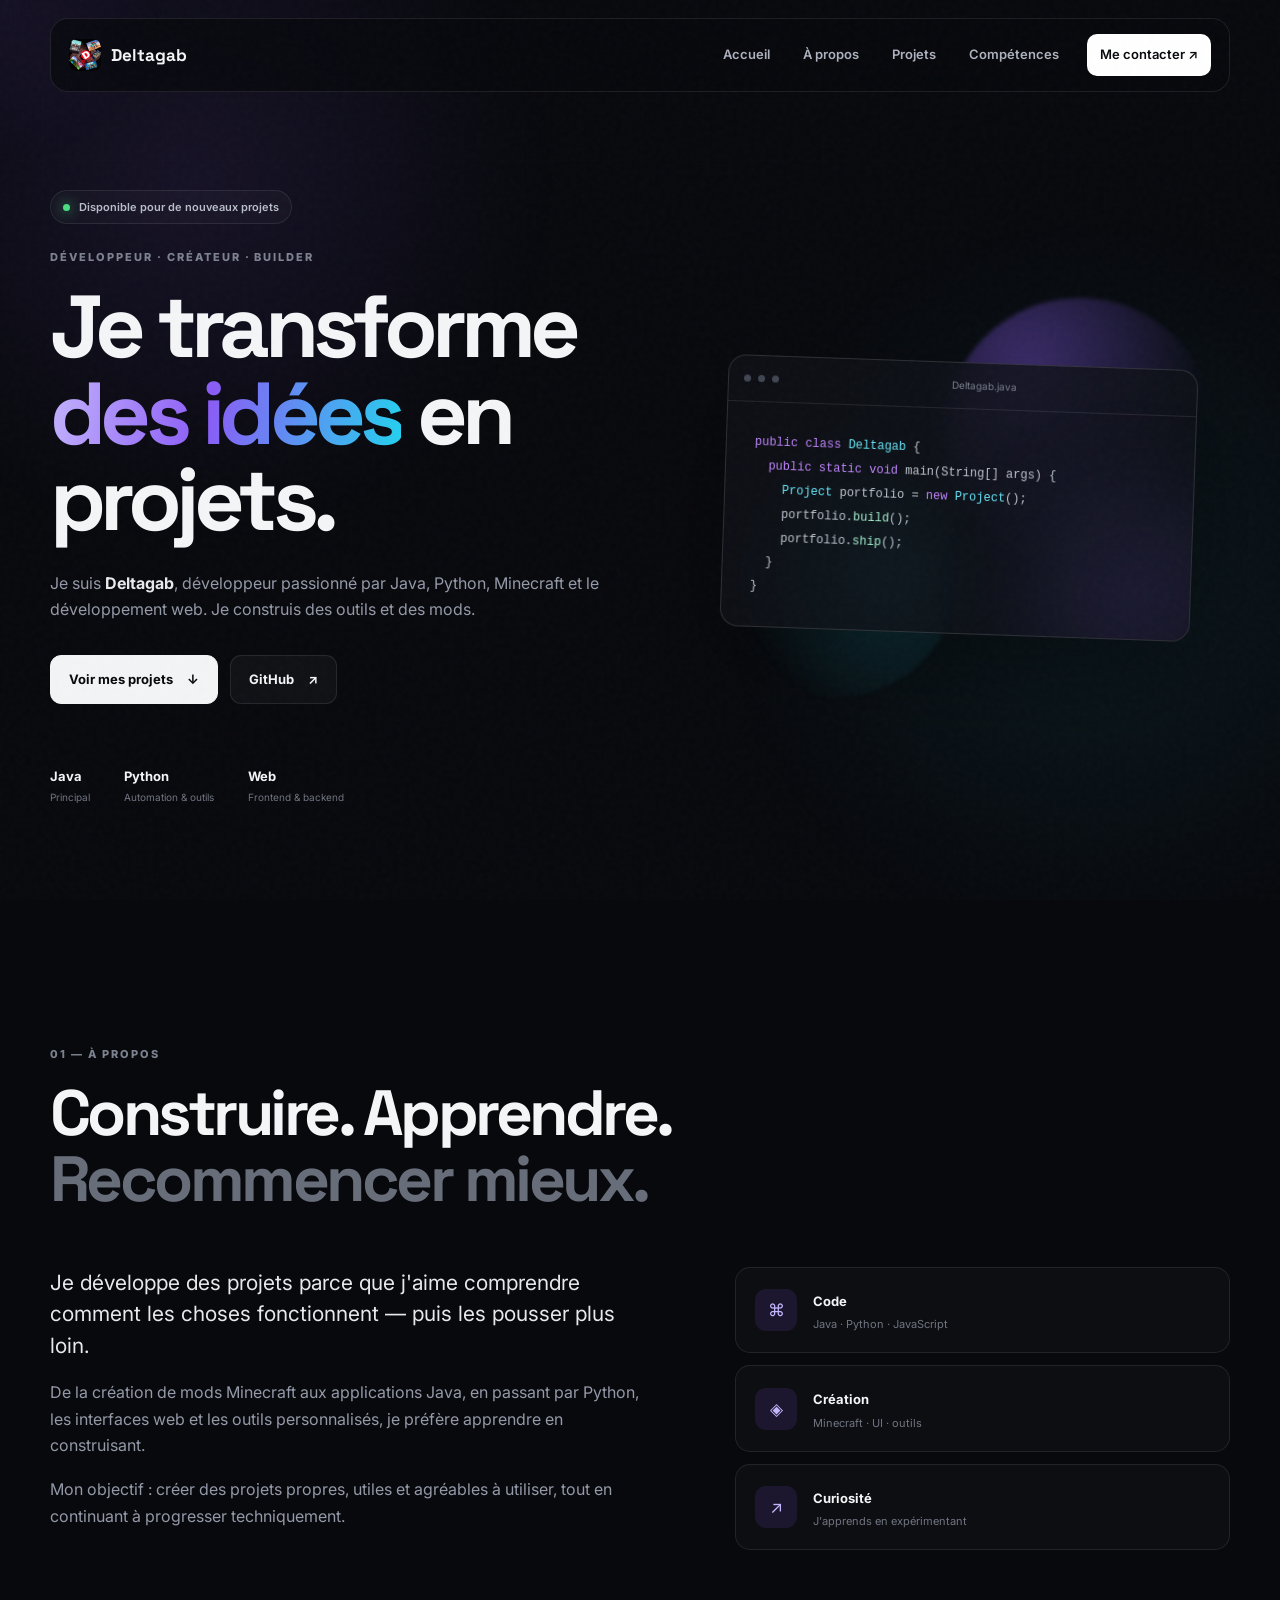
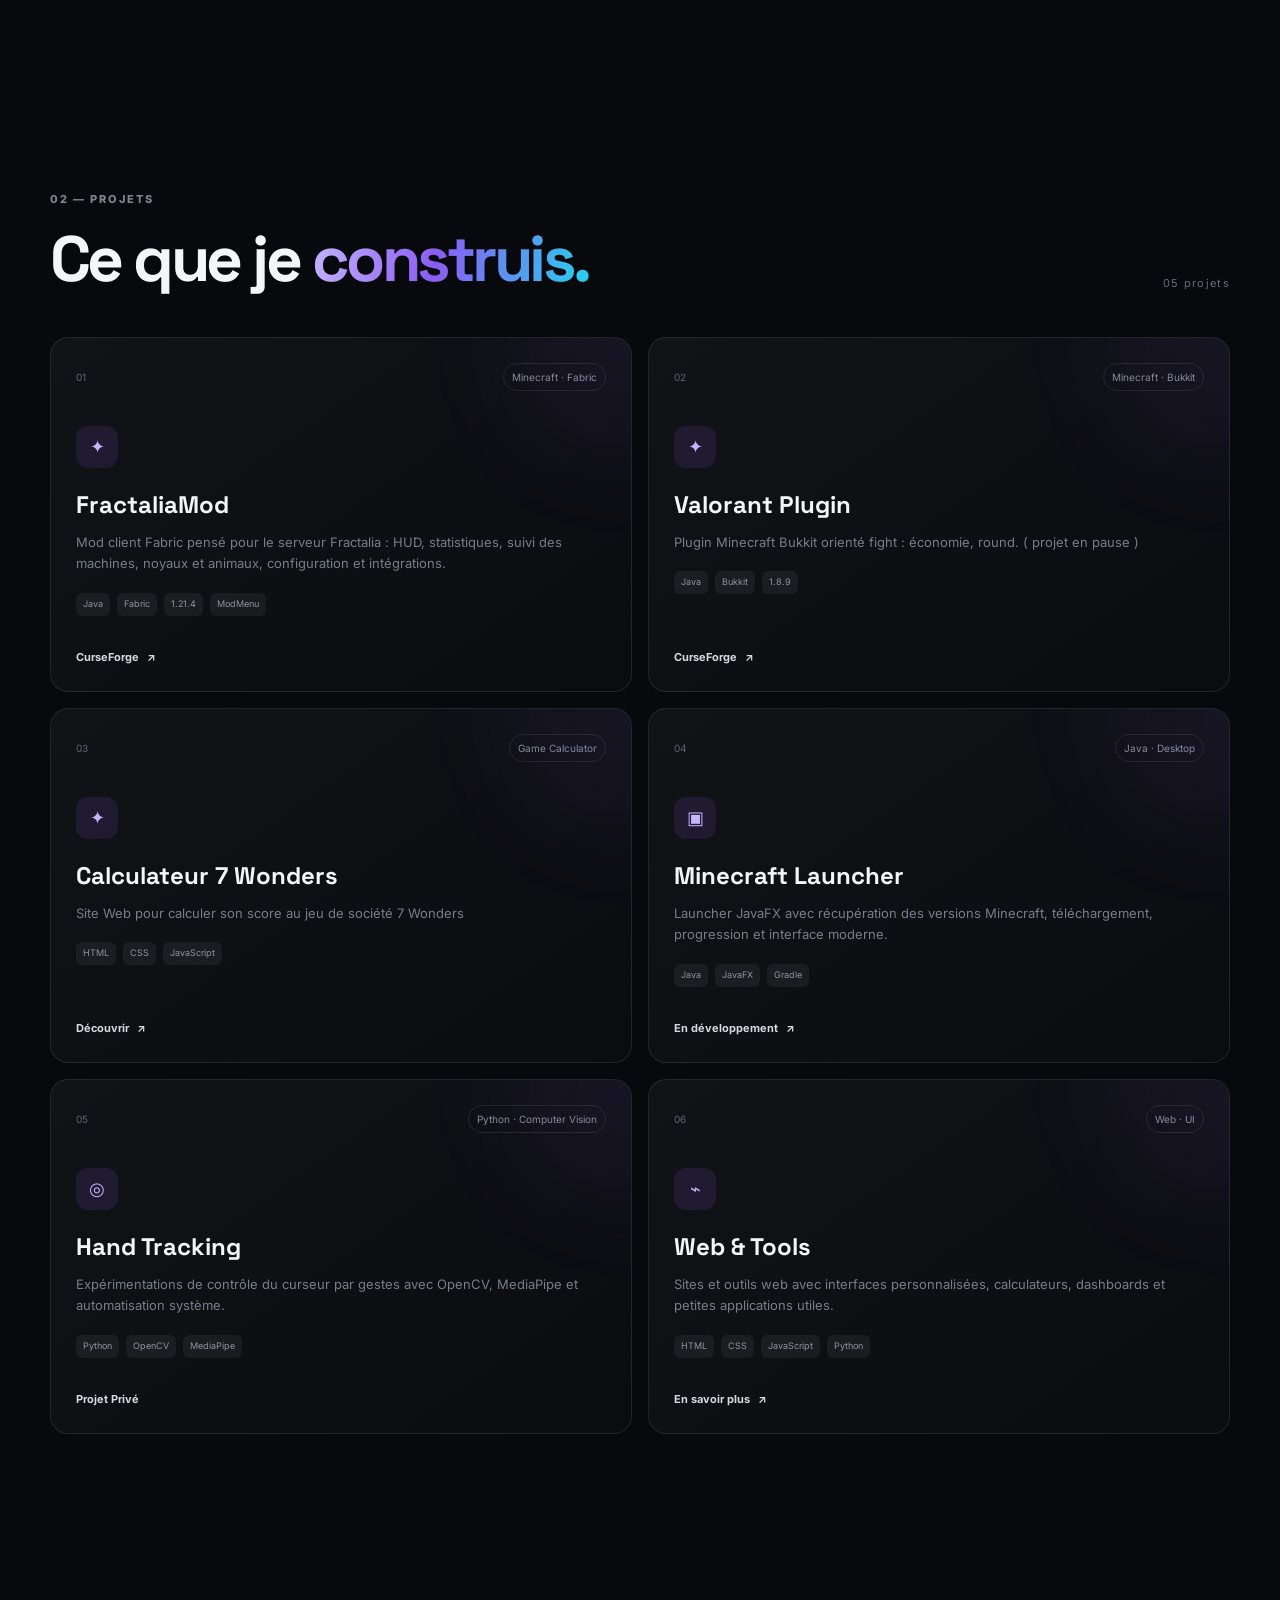
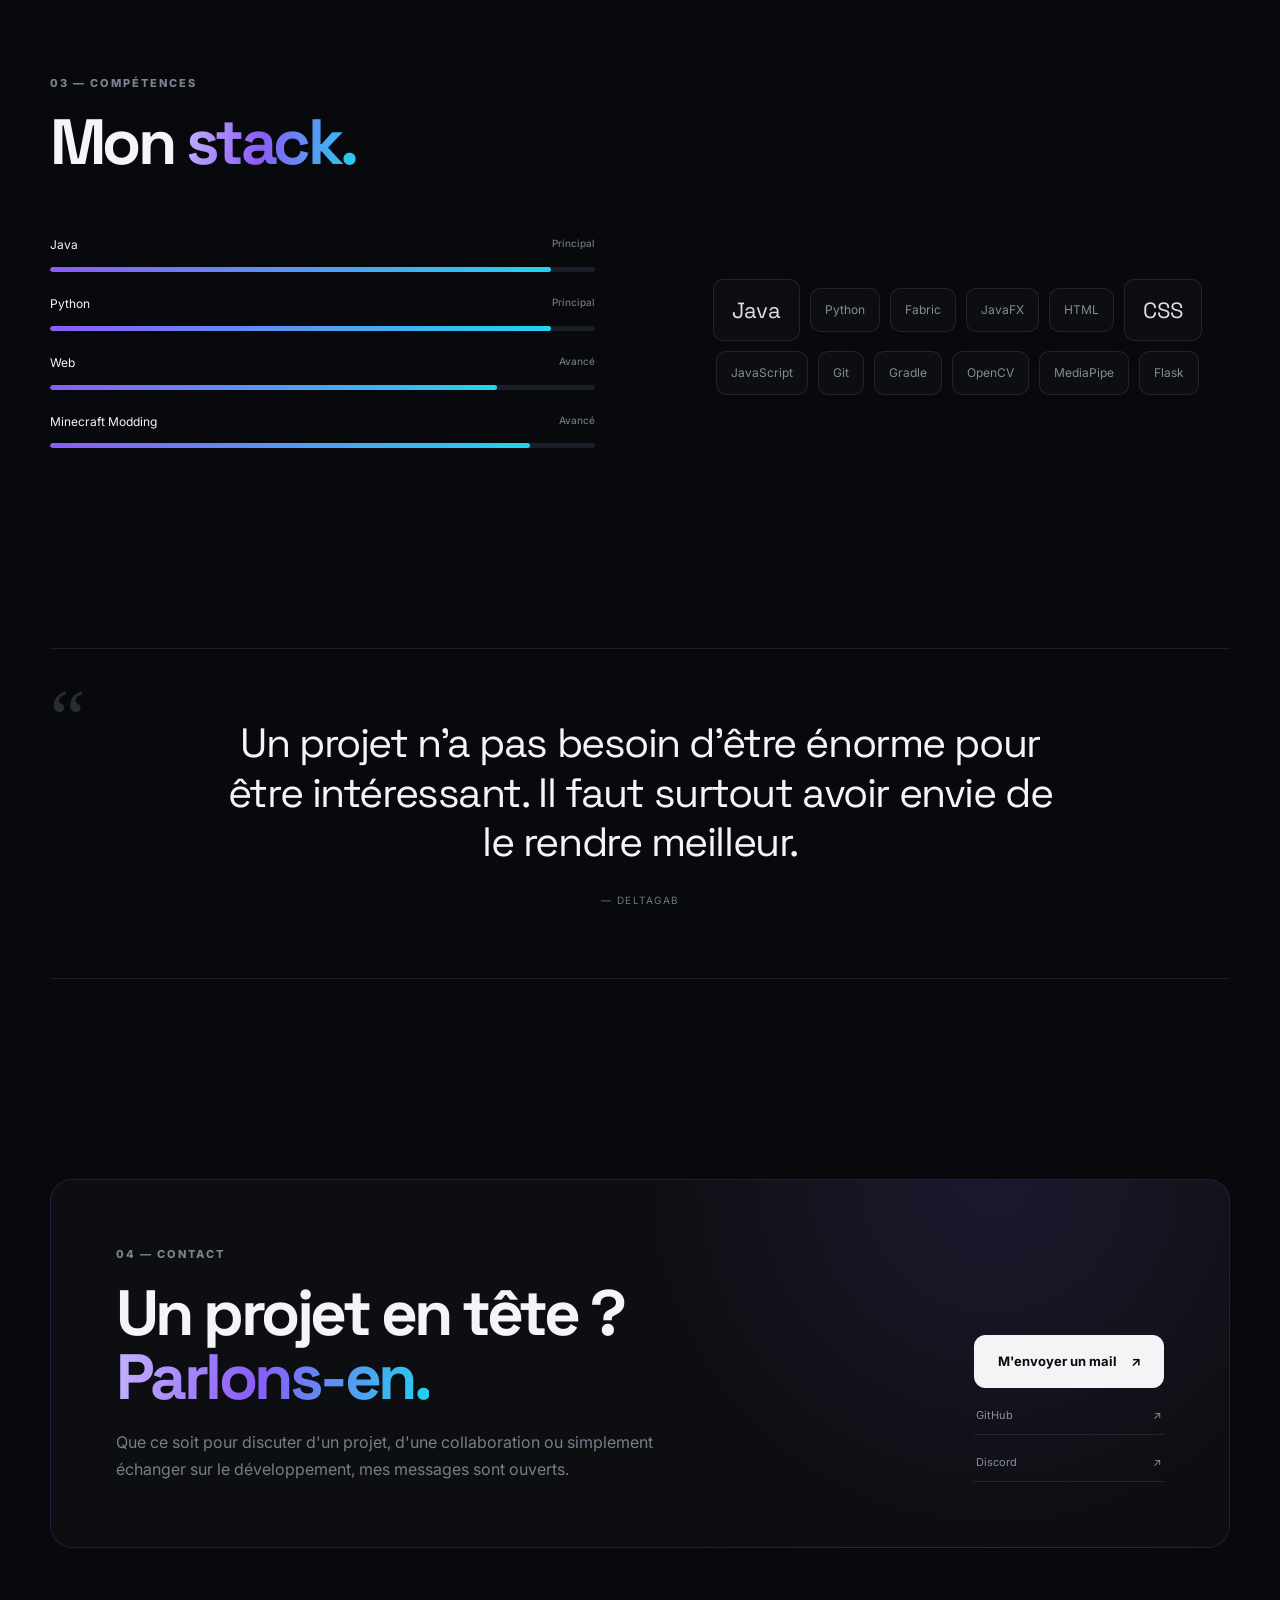
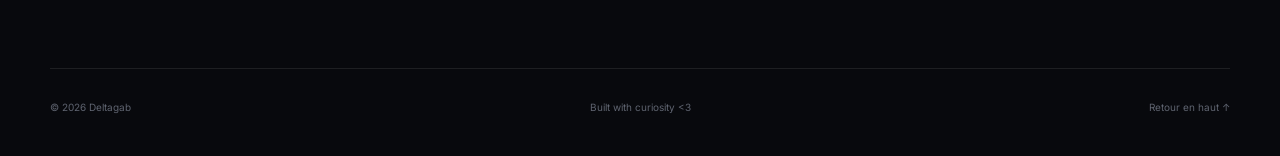
<file: index.html>
<!DOCTYPE html>
<html lang="fr">
<head>
  <meta charset="UTF-8">
  <meta name="viewport" content="width=device-width, initial-scale=1.0">
  <meta name="theme-color" content="#08090d">
  <meta name="description" content="Portfolio de Deltagab — développement Java, Python, Minecraft et web.">
  <title>Deltagab — Portfolio de développeur Java, Python et Minecraft</title>
  <meta name="description"
      content="Découvre le portfolio de Deltagab : projets Java,
      Python, mods Minecraft, plugins et développement web.">
  <link rel="preconnect" href="https://fonts.googleapis.com">
  <link rel="preconnect" href="https://fonts.gstatic.com" crossorigin>
  <link href="https://fonts.googleapis.com/css2?family=Inter:wght@400;500;600;700;800&family=Space+Grotesk:wght@500;600;700&display=swap" rel="stylesheet">
  <meta name="google-site-verification" content="MtUoLzr0UbAs9U8doR4JtWwHs8Jff78vlv4E4Sw_pcw" />
  <link rel="stylesheet" href="style.css">
  <link rel="icon" type="image/x-icon" href="/assets/photo.ico">
</head>
<body>
  <div class="noise"></div>
  <div class="cursor-glow"></div>

  <header class="navbar">
    <a class="logo" href="#home" aria-label="Deltagab accueil">
      <img class="logo-mark" src="assets/photo.jpg">
      <span>Deltagab</span>
    </a>
    <button class="menu-toggle" aria-label="Ouvrir le menu"><span></span><span></span><span></span></button>
    <nav class="nav-links">
      <a href="#home">Accueil</a>
      <a href="#about">À propos</a>
      <a href="#projects">Projets</a>
      <a href="#skills">Compétences</a>
      <a href="#contact" class="nav-cta">Me contacter <span>↗</span></a>
    </nav>
  </header>

  <main>
    <section id="home" class="hero section">
      <div class="hero-grid"></div>
      <div class="hero-content reveal">
        <div class="status-pill"><span class="status-dot"></span> Disponible pour de nouveaux projets</div>
        <p class="eyebrow">DÉVELOPPEUR · CRÉATEUR · BUILDER</p>
        <h1>Je transforme<br><span class="gradient-text">des idées</span> en projets.</h1>
        <p class="hero-description">
          Je suis <strong>Deltagab</strong>, développeur passionné par Java, Python, Minecraft et le développement web.
          Je construis des outils et des mods.
        </p>
        <div class="hero-actions">
          <a class="button primary" href="#projects">Voir mes projets <span>↓</span></a>
          <a class="button secondary" href="https://github.com/" target="_blank" rel="noopener">GitHub <span>↗</span></a>
        </div>
        <div class="hero-stats">
          <div><strong>Java</strong><span>Principal</span></div>
          <div><strong>Python</strong><span>Automation & outils</span></div>
          <div><strong>Web</strong><span>Frontend & backend</span></div>
        </div>
      </div>
      <div class="hero-visual reveal delay-1" aria-hidden="true">
        <div class="orb orb-a"></div>
        <div class="orb orb-b"></div>
        <div class="code-card">
          <div class="window-bar"><i></i><i></i><i></i><span>Deltagab.java</span></div>
          <pre><code><span class="kw">public class</span> <span class="type">Deltagab</span> {
  <span class="kw">public static void</span> main(String[] args) {
    <span class="type">Project</span> portfolio = <span class="kw">new</span> <span class="type">Project</span>();
    portfolio.<span class="fn">build</span>();
    portfolio.<span class="fn">ship</span>();
  }
}</code></pre>
          <div class="code-glow"></div>
        </div>
      </div>
    </section>

    <section id="about" class="section about">
      <div class="section-heading reveal">
        <p class="eyebrow">01 — À PROPOS</p>
        <h2>Construire. Apprendre.<br><span class="muted">Recommencer mieux.</span></h2>
      </div>
      <div class="about-grid">
        <div class="about-copy reveal">
          <p class="lead">Je développe des projets parce que j'aime comprendre comment les choses fonctionnent — puis les pousser plus loin.</p>
          <p>De la création de mods Minecraft aux applications Java, en passant par Python, les interfaces web et les outils personnalisés, je préfère apprendre en construisant.</p>
          <p>Mon objectif : créer des projets propres, utiles et agréables à utiliser, tout en continuant à progresser techniquement.</p>
        </div>
        <div class="about-cards reveal delay-1">
          <div class="mini-card"><span class="mini-icon">⌘</span><div><strong>Code</strong><p>Java · Python · JavaScript</p></div></div>
          <div class="mini-card"><span class="mini-icon">◈</span><div><strong>Création</strong><p>Minecraft · UI · outils</p></div></div>
          <div class="mini-card"><span class="mini-icon">↗</span><div><strong>Curiosité</strong><p>J'apprends en expérimentant</p></div></div>
        </div>
      </div>
    </section>

    <section id="projects" class="section projects">
      <div class="section-heading row-heading reveal">
        <div><p class="eyebrow">02 — PROJETS</p><h2>Ce que je <span class="gradient-text">construis.</span></h2></div>
        <span class="project-count">05 projets</span>
      </div>
      <div class="project-grid">
        <article class="project-card featured reveal">
          <div class="project-top"><span class="project-number">01</span><span class="tag">Minecraft · Fabric</span></div>
          <div class="project-icon">✦</div>
          <h3>FractaliaMod</h3>
          <p>Mod client Fabric pensé pour le serveur Fractalia : HUD, statistiques, suivi des machines, noyaux et animaux, configuration et intégrations.</p>
          <div class="techs"><span>Java</span><span>Fabric</span><span>1.21.4</span><span>ModMenu</span></div>
          <a class="project-link" href="https://www.curseforge.com/minecraft/mc-mods/fractaliamod" target="_blank" rel="noopener">CurseForge <span>↗</span></a>
        </article>

        <article class="project-card featured reveal">
          <div class="project-top"><span class="project-number">02</span><span class="tag">Minecraft · Bukkit</span></div>
          <div class="project-icon">✦</div>
          <h3>Valorant Plugin</h3>
          <p>Plugin Minecraft Bukkit orienté fight : économie, round. ( projet en pause )</p>
          <div class="techs"><span>Java</span><span>Bukkit</span><span>1.8.9</span></div>
          <a class="project-link" href="https://www.curseforge.com/minecraft/bukkit-plugins/valorant-plugin" target="_blank" rel="noopener">CurseForge <span>↗</span></a>
        </article>

        <article class="project-card featured reveal">
          <div class="project-top"><span class="project-number">03</span><span class="tag">Game Calculator</span></div>
          <div class="project-icon">✦</div>
          <h3>Calculateur 7 Wonders</h3>
          <p>Site Web pour calculer son score au jeu de société 7 Wonders</p>
          <div class="techs"><span>HTML</span><span>CSS</span><span>JavaScript</span></div>
          <a class="project-link" href="/wonders/" target="_blank" rel="noopener">Découvrir <span>↗</span></a>
        </article>

        <article class="project-card reveal delay-1">
          <div class="project-top"><span class="project-number">04</span><span class="tag">Java · Desktop</span></div>
          <div class="project-icon">▣</div>
          <h3>Minecraft Launcher</h3>
          <p>Launcher JavaFX avec récupération des versions Minecraft, téléchargement, progression et interface moderne.</p>
          <div class="techs"><span>Java</span><span>JavaFX</span><span>Gradle</span></div>
          <a class="project-link" href="" target="_blank" rel="noopener">En développement <span>↗</span></a>
        </article>

        <article class="project-card reveal delay-2">
          <div class="project-top"><span class="project-number">05</span><span class="tag">Python · Computer Vision</span></div>
          <div class="project-icon">◎</div>
          <h3>Hand Tracking</h3>
          <p>Expérimentations de contrôle du curseur par gestes avec OpenCV, MediaPipe et automatisation système.</p>
          <div class="techs"><span>Python</span><span>OpenCV</span><span>MediaPipe</span></div>
          <a class="project-link" target="_blank" rel="noopener">Projet Privé</a>
        </article>

        <article class="project-card reveal delay-3">
          <div class="project-top"><span class="project-number">06</span><span class="tag">Web · UI</span></div>
          <div class="project-icon">⌁</div>
          <h3>Web & Tools</h3>
          <p>Sites et outils web avec interfaces personnalisées, calculateurs, dashboards et petites applications utiles.</p>
          <div class="techs"><span>HTML</span><span>CSS</span><span>JavaScript</span><span>Python</span></div>
          <a class="project-link" href="#contact">En savoir plus <span>↗</span></a>
        </article>
      </div>
    </section>

    <section id="skills" class="section skills">
      <div class="section-heading reveal">
        <p class="eyebrow">03 — COMPÉTENCES</p>
        <h2>Mon <span class="gradient-text">stack.</span></h2>
      </div>
      <div class="skills-layout">
        <div class="skill-main reveal">
          <div class="skill-title"><span>Java</span><strong>Principal</strong></div>
          <div class="bar"><span style="--width: 92%"></span></div>
          <div class="skill-title"><span>Python</span><strong>Principal</strong></div>
          <div class="bar"><span style="--width: 92%"></span></div>
          <div class="skill-title"><span>Web</span><strong>Avancé</strong></div>
          <div class="bar"><span style="--width: 82%"></span></div>
          <div class="skill-title"><span>Minecraft Modding</span><strong>Avancé</strong></div>
          <div class="bar"><span style="--width: 88%"></span></div>
        </div>
        <div class="stack-cloud reveal delay-1">
          <span class="large">Java</span><span>Python</span><span>Fabric</span><span>JavaFX</span>
          <span>HTML</span><span class="large">CSS</span><span>JavaScript</span><span>Git</span>
          <span>Gradle</span><span>OpenCV</span><span>MediaPipe</span><span>Flask</span>
        </div>
      </div>
    </section>

    <section class="section philosophy">
      <div class="quote reveal">
        <span class="quote-mark">“</span>
        <p>Un projet n'a pas besoin d'être énorme pour être intéressant. Il faut surtout avoir envie de le rendre meilleur.</p>
        <span class="quote-author">— Deltagab</span>
      </div>
    </section>

    <section id="contact" class="section contact">
      <div class="contact-box reveal">
        <div>
          <p class="eyebrow">04 — CONTACT</p>
          <h2>Un projet en tête ?<br><span class="gradient-text">Parlons-en.</span></h2>
          <p>Que ce soit pour discuter d'un projet, d'une collaboration ou simplement échanger sur le développement, mes messages sont ouverts.</p>
        </div>
        <div class="contact-actions">
          <a class="button primary big" href="mailto:gabrielfortoul4@gmail.com">M'envoyer un mail <span>↗</span></a>
          <a class="social" href="https://github.com/deltagabv2" target="_blank" rel="noopener">GitHub <span>↗</span></a>
          <a class="social" href="https://discord.com/users/834732533466923038" target="_blank" rel="noopener">Discord <span>↗</span></a>
        </div>
      </div>
    </section>
  </main>

  <footer>
    <span>© <span id="year"></span> Deltagab</span>
    <span>Built with curiosity &lt;3</span>
    <a href="#home">Retour en haut ↑</a>
  </footer>

  <script src="script.js"></script>
</body>
</html>
</file>
<file: style.css>
:root {
  --bg: #08090d;
  --surface: #0e1017;
  --surface-2: #131621;
  --text: #f4f5f7;
  --muted: #9499a8;
  --line: rgba(255,255,255,.09);
  --accent: #8b5cf6;
  --accent-2: #22d3ee;
  --max: 1180px;
}
* { box-sizing: border-box; margin: 0; padding: 0; }
html { scroll-behavior: smooth; }
body {
  background: var(--bg); color: var(--text); font-family: Inter, sans-serif;
  overflow-x: hidden; line-height: 1.65;
}
body:before {
  content:""; position:fixed; inset:0; pointer-events:none; z-index:-3;
  background:
    radial-gradient(circle at 15% 20%, rgba(139,92,246,.11), transparent 28%),
    radial-gradient(circle at 85% 65%, rgba(34,211,238,.08), transparent 30%);
}
.noise { position:fixed; inset:0; opacity:.035; pointer-events:none; z-index:20; background-image:url("data:image/svg+xml,%3Csvg viewBox='0 0 180 180' xmlns='http://www.w3.org/2000/svg'%3E%3Cfilter id='n'%3E%3CfeTurbulence type='fractalNoise' baseFrequency='.9' numOctaves='4' stitchTiles='stitch'/%3E%3C/filter%3E%3Crect width='100%25' height='100%25' filter='url(%23n)' opacity='.7'/%3E%3C/svg%3E"); }
.cursor-glow { position:fixed; width:360px; height:360px; border-radius:50%; pointer-events:none; background:radial-gradient(circle, rgba(139,92,246,.08), transparent 65%); transform:translate(-50%,-50%); z-index:-1; }
a { color:inherit; text-decoration:none; }
.navbar {
  width:min(calc(100% - 48px), var(--max)); height:74px; position:fixed; top:18px; left:50%;
  transform:translateX(-50%); z-index:15; display:flex; align-items:center; justify-content:space-between;
  padding:0 18px; border:1px solid var(--line); border-radius:18px;
  background:rgba(8,9,13,.72); backdrop-filter:blur(18px); -webkit-backdrop-filter:blur(18px);
}
.logo { display:flex; align-items:center; gap:10px; font-family:"Space Grotesk"; font-weight:700; font-size:17px; }
.logo-mark {
    width: 32px;
    height: 32px;
    object-fit: cover;
    border-radius: 8px;
}
.nav-links { display:flex; align-items:center; gap:7px; }
.nav-links a { color:#aeb2bf; font-size:13px; font-weight:600; padding:10px 13px; border-radius:10px; transition:.25s; }
.nav-links a:hover { color:#fff; background:rgba(255,255,255,.05); }
.nav-links .nav-cta { color:#fff; background:#fff; color:#090a0e; margin-left:8px; }
.menu-toggle { display:none; background:none; border:0; }
.section { width:min(calc(100% - 48px), var(--max)); margin:auto; padding:120px 0; }
.hero { min-height:850px; padding-top:190px; display:grid; grid-template-columns:1.05fr .95fr; align-items:center; gap:40px; position:relative; }
.hero-grid { position:absolute; inset:100px -10vw 0; z-index:-2; opacity:.28; background-image:linear-gradient(rgba(255,255,255,.035) 1px,transparent 1px),linear-gradient(90deg,rgba(255,255,255,.035) 1px,transparent 1px); background-size:60px 60px; mask-image:linear-gradient(to bottom,black,transparent 75%); }
.status-pill { display:inline-flex; align-items:center; gap:9px; padding:7px 12px; border:1px solid var(--line); border-radius:100px; background:rgba(255,255,255,.025); color:#b8bdca; font-size:11px; font-weight:600; margin-bottom:24px; }
.status-dot { width:7px; height:7px; border-radius:50%; background:#4ade80; box-shadow:0 0 14px #4ade80; }
.eyebrow { color:#7d8290; font-size:11px; letter-spacing:.18em; font-weight:800; margin-bottom:18px; }
.hero h1 { font-family:"Space Grotesk"; font-size:clamp(54px,7vw,88px); line-height:.98; letter-spacing:-.065em; margin-bottom:27px; }
.gradient-text { background:linear-gradient(100deg,#c4b5fd 0%,#8b5cf6 45%,#22d3ee 100%); -webkit-background-clip:text; background-clip:text; color:transparent; }
.hero-description { max-width:620px; color:var(--muted); font-size:16px; }
.hero-description strong { color:#e8e9ed; }
.hero-actions { display:flex; gap:12px; margin-top:32px; }
.button { display:inline-flex; align-items:center; justify-content:center; gap:14px; padding:13px 18px; border-radius:11px; font-size:13px; font-weight:700; border:1px solid var(--line); transition:.25s; }
.button.primary { color:#08090d; background:#f3f4f6; border-color:#f3f4f6; }
.button.primary:hover { transform:translateY(-2px); box-shadow:0 10px 30px rgba(255,255,255,.12); }
.button.secondary { background:rgba(255,255,255,.035); }
.button.secondary:hover { background:rgba(255,255,255,.08); }
.hero-stats { display:flex; gap:34px; margin-top:62px; }
.hero-stats div { display:flex; flex-direction:column; gap:1px; }
.hero-stats strong { font-size:13px; }
.hero-stats span { color:#6f7481; font-size:10px; }
.hero-visual { min-height:430px; display:flex; align-items:center; justify-content:center; position:relative; }
.orb { position:absolute; border-radius:50%; filter:blur(2px); }
.orb-a { width:270px; height:270px; background:radial-gradient(circle at 30% 30%,rgba(139,92,246,.45),transparent 68%); top:15px; right:15px; }
.orb-b { width:250px; height:250px; background:radial-gradient(circle at 70% 50%,rgba(34,211,238,.24),transparent 68%); bottom:15px; left:20px; }
.code-card { width:min(470px,100%); border:1px solid rgba(255,255,255,.13); border-radius:18px; background:rgba(14,16,23,.82); box-shadow:0 30px 100px rgba(0,0,0,.45); backdrop-filter:blur(15px); transform:rotate(2deg); overflow:hidden; position:relative; }
.window-bar { height:46px; display:flex; align-items:center; gap:7px; padding:0 15px; border-bottom:1px solid var(--line); color:#777d8a; font-size:10px; }
.window-bar i { width:7px; height:7px; border-radius:50%; background:#414552; }
.window-bar span { margin-left:auto; margin-right:auto; }
pre { padding:28px; overflow:auto; font:12px/2 "SFMono-Regular",Consolas,monospace; color:#bfc4cf; }
.kw { color:#c084fc; }.type { color:#67e8f9; }.fn { color:#a7f3d0; }
.code-glow { position:absolute; width:190px; height:190px; border-radius:50%; background:rgba(139,92,246,.13); filter:blur(55px); right:-40px; bottom:-50px; }
.section-heading h2 { font-family:"Space Grotesk"; font-size:clamp(40px,5vw,64px); line-height:1.02; letter-spacing:-.055em; }
.muted { color:#686d7a; }
.about-grid { display:grid; grid-template-columns:1.1fr .9fr; gap:80px; margin-top:55px; }
.about-copy { max-width:700px; }
.about-copy p { color:var(--muted); margin-bottom:18px; }
.about-copy .lead { color:#e7e8ec; font-size:21px; line-height:1.5; }
.about-cards { display:grid; gap:12px; }
.mini-card { border:1px solid var(--line); border-radius:15px; padding:19px; display:flex; gap:16px; align-items:center; background:rgba(255,255,255,.025); }
.mini-icon { width:42px; height:42px; border-radius:11px; display:grid; place-items:center; background:rgba(139,92,246,.12); color:#c4b5fd; font-size:17px; }
.mini-card strong { font-size:13px; }.mini-card p { color:#707582; font-size:11px; margin-top:2px; }
.row-heading { display:flex; align-items:end; justify-content:space-between; }
.project-count { color:#676c79; font-size:11px; letter-spacing:.12em; }
.project-grid { display:grid; grid-template-columns:repeat(2,1fr); gap:16px; margin-top:45px; }
.project-card { min-height:355px; padding:25px; border:1px solid var(--line); border-radius:18px; background:linear-gradient(145deg,rgba(255,255,255,.045),rgba(255,255,255,.015)); position:relative; overflow:hidden; transition:.35s; display:flex; flex-direction:column; }
.project-card:after { content:""; position:absolute; width:220px; height:220px; border-radius:50%; background:rgba(139,92,246,.07); filter:blur(45px); right:-100px; top:-100px; pointer-events:none; }
.project-card:hover { transform:translateY(-6px); border-color:rgba(139,92,246,.35); box-shadow:0 25px 70px rgba(0,0,0,.25); }
.project-top { display:flex; justify-content:space-between; align-items:center; color:#606572; font-size:10px; }
.tag { padding:5px 8px; border:1px solid var(--line); border-radius:100px; color:#888d99; }
.project-icon { margin-top:35px; width:42px; height:42px; display:grid; place-items:center; border-radius:12px; background:rgba(139,92,246,.12); color:#c4b5fd; font-size:18px; }
.project-card h3 { font-family:"Space Grotesk"; font-size:24px; margin-top:17px; }
.project-card p { color:#777d8b; font-size:13px; margin-top:7px; max-width:520px; }
.techs { display:flex; gap:7px; flex-wrap:wrap; margin-top:18px; }
.techs span { padding:4px 7px; border-radius:6px; background:rgba(255,255,255,.05); color:#8e94a1; font-size:9px; }
.project-link { margin-top:auto; padding-top:25px; color:#d8d9df; font-size:11px; font-weight:700; display:flex; gap:8px; }
.skills-layout { margin-top:50px; display:grid; grid-template-columns:1fr 1fr; gap:90px; align-items:center; }
.skill-main { display:grid; gap:12px; }
.skill-title { display:flex; justify-content:space-between; font-size:12px; margin-top:10px; }.skill-title strong { color:#6f7480; font-size:10px; font-weight:500; }
.bar { height:5px; border-radius:10px; background:#1b1e28; overflow:hidden; }.bar span { display:block; width:var(--width); height:100%; border-radius:inherit; background:linear-gradient(90deg,var(--accent),var(--accent-2)); transform-origin:left; animation:grow 1.3s ease both; }
@keyframes grow { from{transform:scaleX(0)} to{transform:scaleX(1)} }
.stack-cloud { display:flex; flex-wrap:wrap; align-items:center; justify-content:center; gap:10px; }
.stack-cloud span { padding:11px 14px; border:1px solid var(--line); border-radius:10px; color:#858a97; background:rgba(255,255,255,.025); font-size:12px; transition:.25s; }
.stack-cloud span.large { font-family:"Space Grotesk"; color:#dddfe4; font-size:22px; padding:12px 18px; }
.stack-cloud span:hover { color:#fff; border-color:rgba(139,92,246,.45); transform:translateY(-2px); }
.philosophy { padding-top:80px; padding-bottom:80px; }
.quote { border-top:1px solid var(--line); border-bottom:1px solid var(--line); padding:70px 4%; text-align:center; position:relative; }
.quote-mark { position:absolute; top:24px; left:0; color:#292c36; font:80px Georgia; }.quote p { max-width:850px; margin:auto; font-family:"Space Grotesk"; font-size:clamp(25px,3.2vw,42px); line-height:1.2; letter-spacing:-.035em; }.quote-author { display:block; margin-top:25px; color:#6f7480; font-size:10px; letter-spacing:.15em; text-transform:uppercase; }
.contact-box { border:1px solid rgba(139,92,246,.18); border-radius:22px; padding:65px; background:radial-gradient(circle at 80% 0%,rgba(139,92,246,.12),transparent 35%),rgba(255,255,255,.025); display:flex; justify-content:space-between; align-items:end; gap:50px; }
.contact-box h2 { font-family:"Space Grotesk"; font-size:clamp(42px,5vw,64px); line-height:1; letter-spacing:-.055em; }.contact-box p:not(.eyebrow) { color:#777d8b; max-width:570px; margin-top:20px; }
.contact-actions { min-width:190px; display:flex; flex-direction:column; gap:8px; }.big { width:100%; padding:15px 18px; }.social { display:flex; justify-content:space-between; align-items:center; padding:10px 2px; color:#8a8f9c; font-size:11px; border-bottom:1px solid var(--line); }
footer { width:min(calc(100% - 48px), var(--max)); margin:auto; padding:30px 0 40px; border-top:1px solid var(--line); display:flex; justify-content:space-between; color:#5f6470; font-size:10px; } footer a:hover{color:#fff}
.reveal { opacity:0; transform:translateY(20px); transition:opacity .8s ease, transform .8s ease; }.reveal.visible { opacity:1; transform:none; }.delay-1{transition-delay:.1s}.delay-2{transition-delay:.2s}.delay-3{transition-delay:.3s}
@media(max-width:800px){
  .navbar { width:calc(100% - 24px); top:10px; height:64px; }.menu-toggle{display:flex; flex-direction:column; gap:4px; padding:10px; cursor:pointer}.menu-toggle span{width:20px;height:2px;background:#fff;border-radius:2px}.nav-links{position:absolute; top:72px; left:0; right:0; display:none; flex-direction:column; align-items:stretch; padding:10px; border:1px solid var(--line); border-radius:14px; background:rgba(10,11,16,.95);}.nav-links.open{display:flex}.nav-links .nav-cta{margin:0}.section{width:min(calc(100% - 32px),var(--max));padding:85px 0}.hero{padding-top:145px;min-height:auto;grid-template-columns:1fr;}.hero-visual{min-height:340px}.code-card{transform:none}.hero h1{font-size:clamp(49px,14vw,72px)}.about-grid,.skills-layout{grid-template-columns:1fr;gap:40px}.project-grid{grid-template-columns:1fr}.contact-box{padding:35px 25px;flex-direction:column;align-items:stretch}.contact-actions{width:100%}.hero-stats{gap:20px}.hero-stats div{min-width:0}.hero-stats span{font-size:9px}footer{width:calc(100% - 32px);gap:15px;flex-wrap:wrap}
}
@media(prefers-reduced-motion:reduce){html{scroll-behavior:auto}.reveal{opacity:1;transform:none;transition:none}.bar span{animation:none}.project-card,.button{transition:none}}
</file>
